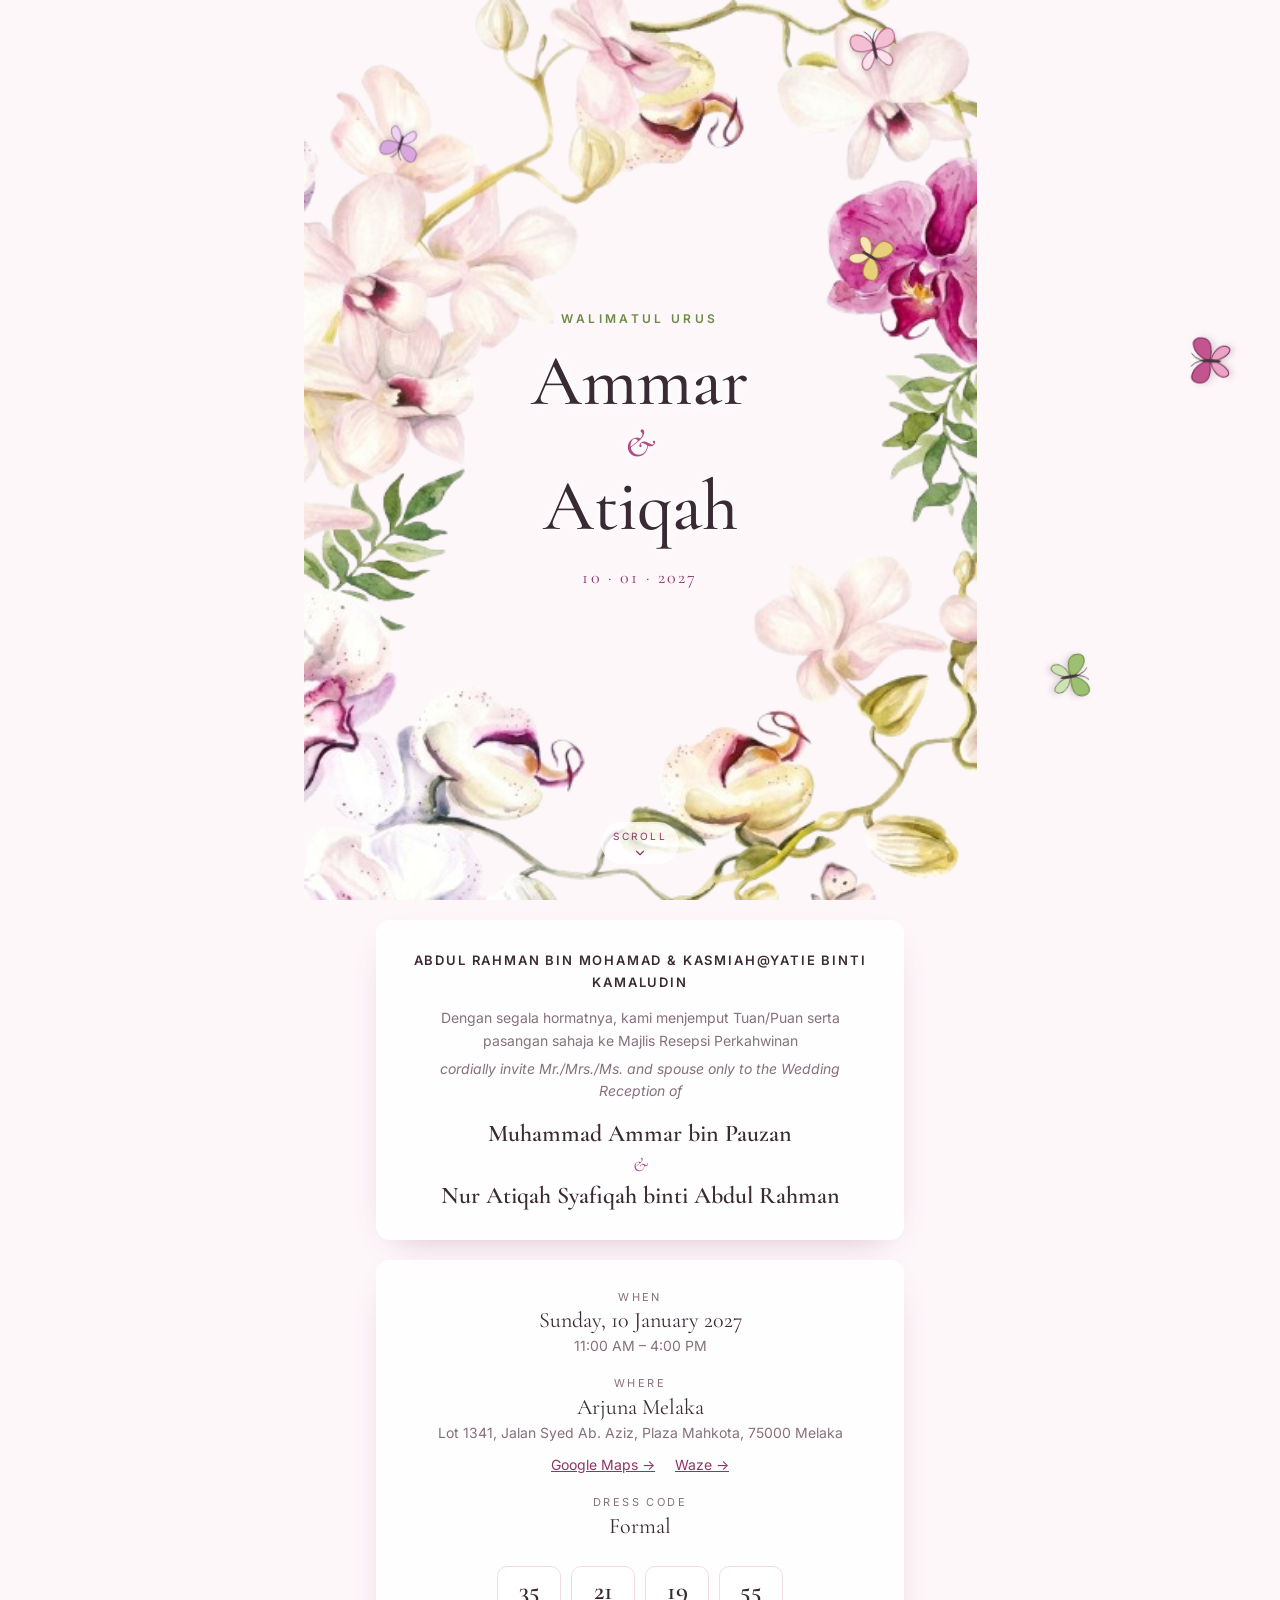
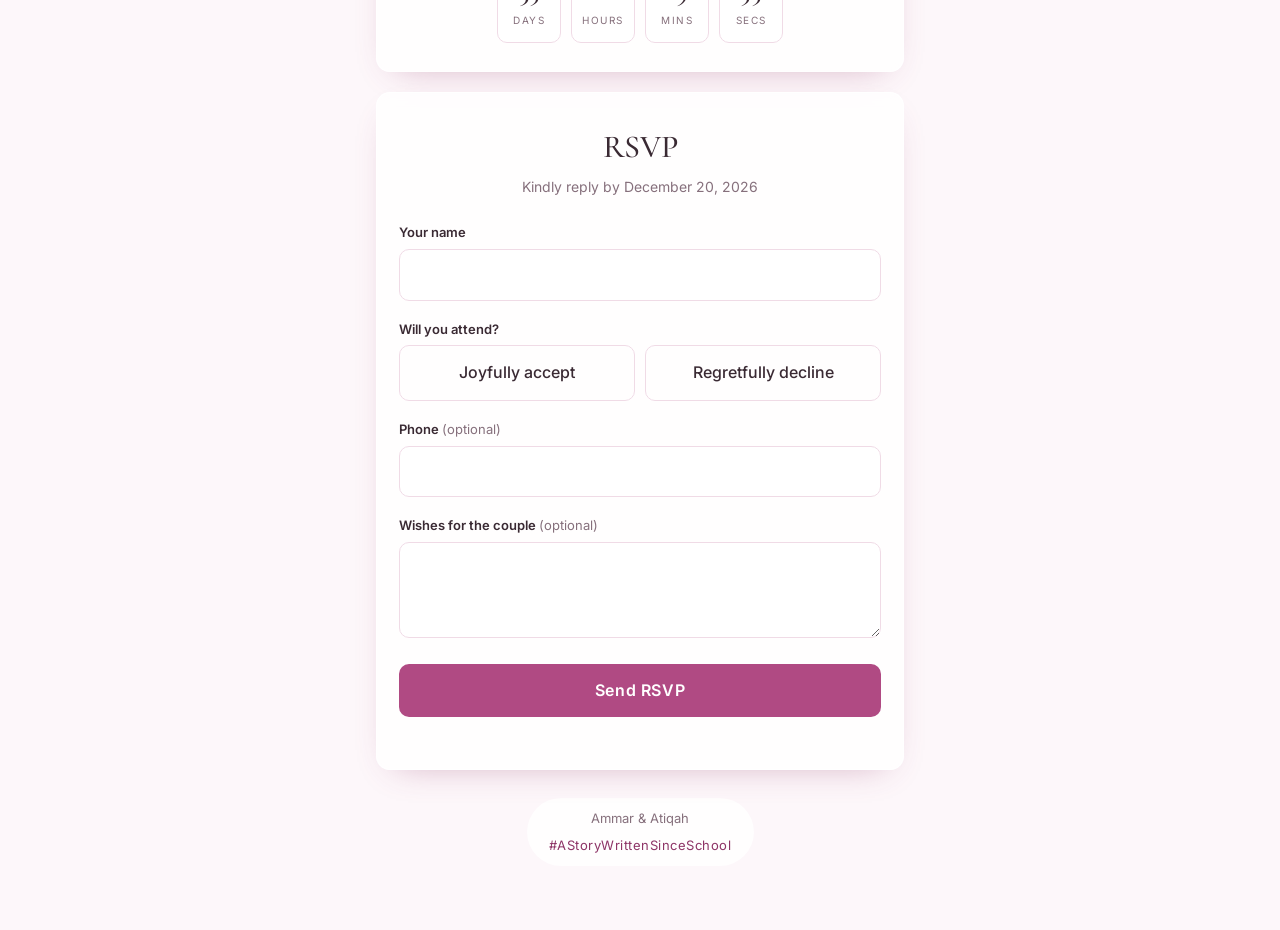
<file: index.html>
<!doctype html>
<html lang="en">
<head>
  <meta charset="utf-8">
  <meta name="viewport" content="width=device-width, initial-scale=1">
  <title>Wedding Invitation &amp; RSVP</title>
  <meta name="description" content="You're invited — please RSVP.">
  <meta name="theme-color" content="#fdf7fa">
  <link rel="preconnect" href="https://fonts.googleapis.com">
  <link rel="preconnect" href="https://fonts.gstatic.com" crossorigin>
  <link href="https://fonts.googleapis.com/css2?family=Cormorant+Garamond:ital,wght@0,500;0,600;1,500&family=Inter:wght@400;500;600&display=swap" rel="stylesheet">
  <link rel="stylesheet" href="styles.css">
  <script src="config.js"></script>
</head>
<body class="themed">
  <!-- Floral background (fixed) and butterflies -->
  <div class="floral-bg" aria-hidden="true"></div>
  <div class="butterflies" id="butterflies" aria-hidden="true"></div>

  <main class="wrap">
    <section class="hero">
      <p class="eyebrow" id="eyebrow">The wedding of</p>
      <h1 class="names">
        <span id="p1">Partner One</span>
        <span class="amp">&amp;</span>
        <span id="p2">Partner Two</span>
      </h1>
      <p class="hero-date" id="heroDate"></p>
      <p class="greeting" id="greeting"></p>
      <a class="scroll-hint" href="#invite" aria-label="Scroll to invitation">
        <span>Scroll</span>
        <svg width="14" height="14" viewBox="0 0 24 24" fill="none" stroke="currentColor" stroke-width="2" stroke-linecap="round" stroke-linejoin="round"><path d="M6 9l6 6 6-6"/></svg>
      </a>
    </section>

    <section class="panel formal hidden" id="invite">
      <p class="hosts" id="hosts"></p>
      <p class="invite-line" id="inviteLineMs"></p>
      <p class="invite-line en" id="inviteLineEn"></p>
      <p class="full-name" id="fullName1"></p>
      <p class="full-amp">&amp;</p>
      <p class="full-name" id="fullName2"></p>
    </section>

    <section class="panel details">
      <div>
        <div class="detail-label">When</div>
        <div class="detail-value" id="dateText"></div>
        <div class="detail-sub" id="timeText"></div>
      </div>
      <div>
        <div class="detail-label">Where</div>
        <div class="detail-value" id="venue"></div>
        <div class="detail-sub" id="address"></div>
        <div class="map-links">
          <a class="link-btn" id="mapsLink" target="_blank" rel="noopener">Google Maps →</a>
          <a class="link-btn" id="wazeLink" target="_blank" rel="noopener">Waze →</a>
        </div>
      </div>
      <div id="dressBlock" class="hidden">
        <div class="detail-label">Dress code</div>
        <div class="detail-value" id="dressCode"></div>
      </div>

      <div class="countdown" id="countdown" aria-label="Countdown to the wedding">
        <div><b id="cd-d">0</b><span>Days</span></div>
        <div><b id="cd-h">0</b><span>Hours</span></div>
        <div><b id="cd-m">0</b><span>Mins</span></div>
        <div><b id="cd-s">0</b><span>Secs</span></div>
      </div>
    </section>

    <!-- RSVP form -->
    <section class="card" id="rsvpCard">
      <h2>RSVP</h2>
      <p class="sub" id="deadlineText"></p>

      <div class="notice hidden" id="demoNotice">
        Demo mode: no Google Sheet is connected yet, so replies are only saved in this browser.
        Set <code>scriptUrl</code> in <code>config.js</code> to collect real replies.
      </div>

      <form id="rsvpForm" novalidate>
        <div class="field">
          <label for="name">Your name</label>
          <input type="text" id="name" name="name" autocomplete="name" maxlength="100" required>
        </div>

        <div class="field">
          <span class="label">Will you attend?</span>
          <div class="choice" role="radiogroup">
            <div>
              <input type="radio" id="att-yes" name="attending" value="Yes" required>
              <label for="att-yes">Joyfully accept</label>
            </div>
            <div>
              <input type="radio" id="att-no" name="attending" value="No">
              <label for="att-no">Regretfully decline</label>
            </div>
          </div>
        </div>

        <div class="field hidden" id="guestsField">
          <span class="label">How many pax?</span>
          <div class="choice pax" role="radiogroup">
            <div>
              <input type="radio" id="pax-1" name="guests" value="1">
              <label for="pax-1"><b>1 Pax</b><small>Saya seorang · Just me</small></label>
            </div>
            <div>
              <input type="radio" id="pax-2" name="guests" value="2">
              <label for="pax-2"><b>2 Pax</b><small>Bersama pasangan · With spouse</small></label>
            </div>
          </div>
        </div>

        <div class="field">
          <label for="phone">Phone <span class="optional">(optional)</span></label>
          <input type="tel" id="phone" name="phone" autocomplete="tel" maxlength="30">
        </div>

        <div class="field">
          <label for="message">Wishes for the couple <span class="optional">(optional)</span></label>
          <textarea id="message" name="message" maxlength="500"></textarea>
        </div>

        <button class="btn" type="submit" id="submitBtn">Send RSVP</button>
        <p class="error" id="formError" role="alert"></p>
      </form>
    </section>

    <!-- Thank-you state -->
    <section class="card thanks hidden" id="thanksCard">
      <p class="big" id="thanksTitle">Thank you!</p>
      <p id="thanksText"></p>
      <button class="btn ghost" type="button" id="editBtn">Change my reply</button>
    </section>

    <footer>
      <span id="footerNames"></span>
      <div class="hashtag" id="hashtag"></div>
    </footer>
  </main>

  <script>
  (function () {
    var W = window.WEDDING || {};
    var storageKey = "rsvp:general";

    function $(id) { return document.getElementById(id); }
    function setText(id, v) { $(id).textContent = v || ""; }

    // ---------- Fill in details ----------
    setText("p1", W.partner1);
    setText("p2", W.partner2);
    setText("greeting", W.greeting);
    if (!W.greeting) $("greeting").classList.add("hidden");
    var hd = new Date(W.dateISO);
    if (!isNaN(hd)) {
      var pad = function (n) { return (n < 10 ? "0" : "") + n; };
      setText("heroDate", pad(hd.getDate()) + " · " + pad(hd.getMonth() + 1) + " · " + hd.getFullYear());
    }
    setText("dateText", W.dateText);
    setText("timeText", W.timeText);
    setText("venue", W.venue);
    setText("address", W.address);
    setText("footerNames", (W.partner1 || "") + " & " + (W.partner2 || ""));
    document.title = W.partner1 + " & " + W.partner2 + " · RSVP";
    if (W.eyebrow) setText("eyebrow", W.eyebrow);
    if (W.mapsUrl) $("mapsLink").href = W.mapsUrl; else $("mapsLink").classList.add("hidden");
    if (W.wazeUrl) $("wazeLink").href = W.wazeUrl; else $("wazeLink").classList.add("hidden");
    if (W.dressCode) { setText("dressCode", W.dressCode); $("dressBlock").classList.remove("hidden"); }
    setText("hashtag", W.hashtag);
    if (W.fullName1 && W.fullName2) {
      setText("hosts", W.hosts);
      setText("inviteLineMs", W.inviteLineMs);
      setText("inviteLineEn", W.inviteLineEn);
      setText("fullName1", W.fullName1);
      setText("fullName2", W.fullName2);
      $("invite").classList.remove("hidden");
    }

    if (W.rsvpDeadline) {
      var dl = new Date(W.rsvpDeadline + "T00:00:00");
      setText("deadlineText", "Kindly reply by " + dl.toLocaleDateString(undefined, { day: "numeric", month: "long", year: "numeric" }));
    }

    var demo = !W.scriptUrl;
    if (demo) $("demoNotice").classList.remove("hidden");

    // ---------- Countdown ----------
    var target = new Date(W.dateISO).getTime();
    function tick() {
      var diff = Math.max(0, target - Date.now());
      setText("cd-d", Math.floor(diff / 864e5));
      setText("cd-h", Math.floor(diff / 36e5) % 24);
      setText("cd-m", Math.floor(diff / 6e4) % 60);
      setText("cd-s", Math.floor(diff / 1e3) % 60);
    }
    if (isNaN(target)) $("countdown").classList.add("hidden");
    else { tick(); setInterval(tick, 1000); }

    // ---------- Form behaviour ----------
    var form = $("rsvpForm");
    function checked(name) {
      return (form.querySelector('input[name="' + name + '"]:checked') || {}).value || "";
    }
    form.addEventListener("change", function (e) {
      if (e.target.name === "attending") {
        $("guestsField").classList.toggle("hidden", e.target.value !== "Yes");
      }
    });

    function showThanks(data) {
      $("rsvpCard").classList.add("hidden");
      $("thanksCard").classList.remove("hidden");
      if (data.attending === "Yes") {
        setText("thanksTitle", "See you there!");
        setText("thanksText", "Thank you, " + data.name + ". We've noted " + data.guests + " pax for you.");
      } else {
        setText("thanksTitle", "Thank you for letting us know");
        setText("thanksText", "We'll miss you, " + data.name + ". Thank you for your kind reply.");
      }
    }

    $("editBtn").addEventListener("click", function () {
      $("thanksCard").classList.add("hidden");
      $("rsvpCard").classList.remove("hidden");
    });

    // Restore a previous reply from this device
    try {
      var saved = JSON.parse(localStorage.getItem(storageKey) || "null");
      if (saved) {
        $("name").value = saved.name || "";
        $("phone").value = saved.phone || "";
        $("message").value = saved.message || "";
        var r = document.querySelector('input[name="attending"][value="' + saved.attending + '"]');
        if (r) { r.checked = true; $("guestsField").classList.toggle("hidden", saved.attending !== "Yes"); }
        var g = document.querySelector('input[name="guests"][value="' + saved.guests + '"]');
        if (g) g.checked = true;
        showThanks(saved);
      }
    } catch (e) { /* storage unavailable */ }

    form.addEventListener("submit", function (e) {
      e.preventDefault();
      setText("formError", "");

      var attending = checked("attending");
      var pax = checked("guests");
      var data = {
        name: $("name").value.trim(),
        attending: attending,
        guests: attending === "Yes" ? pax : "0",
        phone: $("phone").value.trim(),
        message: $("message").value.trim(),
        invite: "",
        userAgent: navigator.userAgent.slice(0, 150)
      };

      if (!data.name) { setText("formError", "Please enter your name."); $("name").focus(); return; }
      if (!data.attending) { setText("formError", "Please let us know if you can attend."); return; }
      if (attending === "Yes" && !pax) { setText("formError", "Please choose 1 or 2 pax."); return; }

      var btn = $("submitBtn");
      btn.disabled = true; btn.textContent = "Sending…";

      function done() {
        try { localStorage.setItem(storageKey, JSON.stringify(data)); } catch (e) {}
        btn.disabled = false; btn.textContent = "Send RSVP";
        showThanks(data);
      }

      if (demo) { setTimeout(done, 500); return; }

      // Reading an Apps Script response cross-origin is unreliable (it redirects),
      // so we send a "simple" no-cors POST. The reply is opaque but the row is saved.
      fetch(W.scriptUrl, {
        method: "POST",
        mode: "no-cors",
        body: new URLSearchParams(data)
      }).then(done).catch(function () {
        btn.disabled = false; btn.textContent = "Send RSVP";
        setText("formError", "Couldn't send your reply. Please check your connection and try again.");
      });
    });
  })();

  // ---------- Butterflies ----------
  (function () {
    var box = document.getElementById("butterflies");
    if (!box || !window.requestAnimationFrame) return;
    if (window.matchMedia && matchMedia("(prefers-reduced-motion: reduce)").matches) return;

    // [upper wing, lower wing, edge] colours taken from the orchid artwork
    var palettes = [
      ["#c2558f", "#e9a3c5", "#7d2a57"],
      ["#f3bfd5", "#fbe1ec", "#b0607f"],
      ["#d8a7df", "#efd3f2", "#8a5a93"],
      ["#e8cf7c", "#f5e6b3", "#9a7d33"],
      ["#9cbf72", "#cfe2b6", "#5d7d3a"]
    ];

    function svg(p) {
      return '<svg viewBox="-20 -20 40 40" width="100%" height="100%">' +
        '<g class="wings">' +
          '<path d="M0,-2 C-4,-15 -19,-19 -17,-6 C-16,0 -7,1 0,-1Z" fill="' + p[0] + '" stroke="' + p[2] + '" stroke-width=".8"/>' +
          '<path d="M0,0 C-8,1 -14,8 -11,13 C-8,17 -2,10 0,2Z" fill="' + p[1] + '" stroke="' + p[2] + '" stroke-width=".8"/>' +
          '<g transform="scale(-1,1)">' +
            '<path d="M0,-2 C-4,-15 -19,-19 -17,-6 C-16,0 -7,1 0,-1Z" fill="' + p[0] + '" stroke="' + p[2] + '" stroke-width=".8"/>' +
            '<path d="M0,0 C-8,1 -14,8 -11,13 C-8,17 -2,10 0,2Z" fill="' + p[1] + '" stroke="' + p[2] + '" stroke-width=".8"/>' +
          '</g>' +
        '</g>' +
        '<ellipse cx="0" cy="0" rx="1.3" ry="8" fill="#4a3340"/>' +
        '<path d="M0,-7 Q-2,-13 -5,-15 M0,-7 Q2,-13 5,-15" stroke="#4a3340" stroke-width=".7" fill="none"/>' +
        '</svg>';
    }

    var W = window.innerWidth, H = window.innerHeight;
    window.addEventListener("resize", function () { W = window.innerWidth; H = window.innerHeight; });

    var count = W < 600 ? 4 : 6;
    var flies = [];
    for (var i = 0; i < count; i++) {
      var el = document.createElement("div");
      el.className = "bfly";
      el.innerHTML = svg(palettes[i % palettes.length]);
      el.style.animationDelay = (Math.random() * -2).toFixed(2) + "s";
      el.firstChild.firstChild.style.animationDuration = (0.22 + Math.random() * 0.12).toFixed(2) + "s";
      box.appendChild(el);
      flies.push({
        el: el,
        x: Math.random() * W,
        y: Math.random() * H,
        a: Math.random() * Math.PI * 2,
        v: 0.5 + Math.random() * 0.6,
        t: Math.random() * 1000,
        p: Math.random() * 10,
        s: 0.7 + Math.random() * 0.5
      });
    }

    var last = performance.now();
    function frame(now) {
      var dt = Math.min(50, now - last) / 16.67;
      last = now;
      for (var i = 0; i < flies.length; i++) {
        var b = flies[i];
        b.t += dt;
        // gentle wandering turn
        b.a += (Math.sin(b.t * 0.015 + b.p) * 0.025 + (Math.random() - 0.5) * 0.04) * dt;
        b.x += Math.cos(b.a) * b.v * dt;
        b.y += (Math.sin(b.a) * b.v + Math.sin(b.t * 0.12) * 0.35) * dt;
        // wrap around the screen edges
        if (b.x < -50) b.x = W + 40; else if (b.x > W + 50) b.x = -40;
        if (b.y < -50) b.y = H + 40; else if (b.y > H + 50) b.y = -40;
        var deg = b.a * 180 / Math.PI + 90;
        b.el.style.transform = "translate3d(" + b.x.toFixed(1) + "px," + b.y.toFixed(1) + "px,0) rotate(" + deg.toFixed(1) + "deg) scale(" + b.s + ")";
      }
      requestAnimationFrame(frame);
    }
    requestAnimationFrame(frame);
  })();
  </script>
</body>
</html>
</file>
<file: styles.css>
/* Colours taken from the orchid artwork: orchid pink/magenta + leaf green */
:root {
  --bg: #fdf7fa;
  --card: #ffffff;
  --ink: #3a2a33;
  --muted: #86707c;
  --accent: #b04a83;
  --accent-dark: #8e3567;
  --accent-soft: rgba(176, 74, 131, .18);
  --leaf: #6e8b47;
  --line: #f0dbe6;
  --ok: #4f7a55;
  --err: #a24a3f;
  --radius: 14px;
  --serif: "Cormorant Garamond", Georgia, serif;
  --sans: "Inter", system-ui, -apple-system, "Segoe UI", sans-serif;
}

* { box-sizing: border-box; }

html, body { margin: 0; }

body {
  background: var(--bg);
  color: var(--ink);
  font-family: var(--sans);
  font-size: 16px;
  line-height: 1.6;
  -webkit-font-smoothing: antialiased;
}

.wrap {
  max-width: 560px;
  margin: 0 auto;
  padding: 32px 16px 64px;
}

/* ---------- Hero ---------- */
.hero {
  text-align: center;
  padding: 0 0 8px;
}
.hero-date {
  font-family: var(--serif);
  font-size: 18px;
  letter-spacing: .12em;
  color: var(--accent-dark);
  margin: 18px 0 0;
}
.eyebrow {
  font-size: 12px;
  letter-spacing: .28em;
  text-transform: uppercase;
  color: var(--accent);
  margin: 0 0 16px;
}
.names {
  font-family: var(--serif);
  font-weight: 500;
  font-size: clamp(44px, 12vw, 68px);
  line-height: 1.05;
  margin: 0;
}
.names .amp {
  display: block;
  font-style: italic;
  font-size: .55em;
  color: var(--accent);
  margin: 4px 0;
}
.greeting {
  color: var(--muted);
  max-width: 400px;
  margin: 20px auto 0;
}
.divider {
  width: 56px;
  height: 1px;
  background: var(--accent);
  margin: 28px auto;
  border: 0;
}

.dear {
  font-family: var(--serif);
  font-size: 24px;
  font-style: italic;
  margin: 0 0 8px;
}

/* ---------- Formal invitation block ---------- */
.formal { text-align: center; }
.formal p { margin: 0; }
.hosts {
  font-size: 13px;
  letter-spacing: .14em;
  text-transform: uppercase;
  font-weight: 600;
  line-height: 1.7;
}
.invite-line {
  color: var(--muted);
  font-size: 14px;
  max-width: 420px;
  margin: 14px auto 0 !important;
}
.invite-line.en { font-style: italic; margin-top: 6px !important; margin-bottom: 16px !important; }
.full-name {
  font-family: var(--serif);
  font-size: 24px;
  font-weight: 600;
  line-height: 1.25;
}
.full-amp { font-family: var(--serif); font-style: italic; color: var(--accent); font-size: 20px; }

.map-links { display: flex; justify-content: center; gap: 20px; }
.hashtag { color: var(--accent-dark); margin-top: 6px; letter-spacing: .04em; }

/* ---------- Details ---------- */
.details {
  display: grid;
  gap: 12px;
  text-align: center;
}
.detail-label {
  font-size: 11px;
  letter-spacing: .22em;
  text-transform: uppercase;
  color: var(--muted);
}
.detail-value {
  font-family: var(--serif);
  font-size: 22px;
  line-height: 1.3;
}
.detail-sub { color: var(--muted); font-size: 14px; }

.countdown {
  display: flex;
  justify-content: center;
  gap: 10px;
  margin: 28px 0 8px;
}
.countdown div {
  min-width: 64px;
  padding: 10px 6px;
  border: 1px solid var(--line);
  border-radius: 10px;
  background: var(--card);
  text-align: center;
}
.countdown b {
  display: block;
  font-family: var(--serif);
  font-size: 26px;
  font-weight: 600;
  line-height: 1.1;
}
.countdown span {
  font-size: 10px;
  letter-spacing: .15em;
  text-transform: uppercase;
  color: var(--muted);
}

/* ---------- Card / form ---------- */
.card {
  background: var(--card);
  border: 1px solid var(--line);
  border-radius: var(--radius);
  padding: 28px 22px;
  margin-top: 32px;
  box-shadow: 0 10px 30px -20px rgba(142, 53, 103, .3);
}
.card h2 {
  font-family: var(--serif);
  font-weight: 500;
  font-size: 32px;
  text-align: center;
  margin: 0 0 4px;
}
.card .sub {
  text-align: center;
  color: var(--muted);
  font-size: 14px;
  margin: 0 0 24px;
}

.field { margin-bottom: 18px; }
.field > label,
.field > .label {
  display: block;
  font-size: 13px;
  font-weight: 600;
  margin-bottom: 6px;
}
.optional { font-weight: 400; color: var(--muted); }

input[type="text"],
input[type="tel"],
input[type="url"],
select,
textarea {
  width: 100%;
  font: inherit;
  color: var(--ink);
  background: #fff;
  border: 1px solid var(--line);
  border-radius: 10px;
  padding: 12px 14px;
  outline: none;
  transition: border-color .15s, box-shadow .15s;
}
input:focus, select:focus, textarea:focus {
  border-color: var(--accent);
  box-shadow: 0 0 0 3px var(--accent-soft);
}
textarea { min-height: 96px; resize: vertical; }

.choice {
  display: grid;
  grid-template-columns: 1fr 1fr;
  gap: 10px;
}
.choice input { position: absolute; opacity: 0; pointer-events: none; }
.choice label {
  display: block;
  text-align: center;
  padding: 14px 8px;
  border: 1px solid var(--line);
  border-radius: 10px;
  cursor: pointer;
  font-weight: 500;
  transition: all .15s;
}
.choice input:checked + label {
  border-color: var(--accent);
  background: var(--accent);
  color: #fff;
}
.choice input:focus-visible + label { box-shadow: 0 0 0 3px var(--accent-soft); }

.btn {
  display: inline-block;
  width: 100%;
  font: inherit;
  font-weight: 600;
  letter-spacing: .04em;
  color: #fff;
  background: var(--accent);
  border: 0;
  border-radius: 10px;
  padding: 14px 18px;
  cursor: pointer;
  text-align: center;
  text-decoration: none;
  transition: background .15s;
}
.btn:hover { background: var(--accent-dark); }
.btn:disabled { opacity: .6; cursor: wait; }
.btn.ghost {
  background: transparent;
  color: var(--accent-dark);
  border: 1px solid var(--accent);
}
.btn.ghost:hover { background: rgba(176, 74, 131, .08); }

.link-btn {
  display: inline-block;
  margin-top: 10px;
  color: var(--accent-dark);
  font-size: 14px;
}

.notice {
  font-size: 13px;
  border-radius: 10px;
  padding: 10px 12px;
  margin-bottom: 18px;
  background: #fbf3e6;
  border: 1px solid #efdcbf;
  color: #7a5a2f;
}
.error {
  color: var(--err);
  font-size: 14px;
  margin: 10px 0 0;
  min-height: 1em;
}

.thanks { text-align: center; }
.thanks .big {
  font-family: var(--serif);
  font-size: 30px;
  margin: 0 0 8px;
}
.hidden { display: none !important; }

footer {
  text-align: center;
  color: var(--muted);
  font-size: 13px;
  margin-top: 40px;
}

@media (min-width: 600px) {
  .card { padding: 36px 40px; }
}

/* ============================================================
   Floral theme (invitation page only: <body class="themed">)
   ============================================================ */
.floral-bg {
  position: fixed;
  inset: 0;
  z-index: -1;
  background: var(--bg) url("assets/floral-frame.png") center / cover no-repeat;
}
/* Wide screens: show the whole frame instead of a blown-up crop */
@media (min-aspect-ratio: 432/578) {
  .floral-bg { background-size: auto 100%; }
}

.themed .wrap { padding-top: 0; }

/* Cover screen: names sit inside the floral frame */
.themed .hero {
  min-height: 100vh;
  min-height: 100svh;
  display: flex;
  flex-direction: column;
  align-items: center;
  justify-content: center;
  padding: 0 24px;
  position: relative;
}
.themed .eyebrow { color: var(--leaf); font-weight: 600; }
.themed .names {
  font-size: clamp(46px, 13vw, 72px);
  text-shadow: 0 0 18px #fff, 0 0 6px #fff;
}
.themed .hero-date { text-shadow: 0 0 10px #fff; }

.scroll-hint {
  position: absolute;
  bottom: max(22px, 4vh);
  left: 50%;
  transform: translateX(-50%);
  display: flex;
  flex-direction: column;
  align-items: center;
  gap: 2px;
  font-size: 10px;
  letter-spacing: .25em;
  text-transform: uppercase;
  color: var(--accent-dark);
  text-decoration: none;
  background: rgba(255, 255, 255, .75);
  padding: 6px 12px 4px;
  border-radius: 999px;
  animation: bob 2s ease-in-out infinite;
}
@keyframes bob { 50% { transform: translate(-50%, 5px); } }

/* Frosted panels so text stays readable over the flowers */
.panel,
.themed .card {
  background: rgba(255, 255, 255, .8);
  -webkit-backdrop-filter: blur(6px);
  backdrop-filter: blur(6px);
  border: 1px solid rgba(255, 255, 255, .95);
  border-radius: var(--radius);
  box-shadow: 0 12px 34px -20px rgba(142, 53, 103, .45);
  padding: 28px 22px;
  margin-top: 20px;
}
.panel.details { gap: 18px; }
.themed .countdown { margin: 8px 0 0; }
.themed .countdown div { background: rgba(255, 255, 255, .9); }

.themed footer {
  width: fit-content;
  margin: 28px auto 0;
  padding: 10px 22px;
  border-radius: 999px;
  background: rgba(255, 255, 255, .8);
}

/* 1 Pax / 2 Pax buttons */
.choice.pax label b { display: block; font-size: 17px; font-weight: 600; }
.choice.pax label small { display: block; font-size: 11px; opacity: .8; margin-top: 2px; }

/* ---------- Butterflies ---------- */
.butterflies {
  position: fixed;
  inset: 0;
  z-index: 5;
  pointer-events: none;
  overflow: hidden;
}
.bfly {
  position: absolute;
  left: -20px;
  top: -20px;
  width: 46px;
  height: 46px;
  will-change: transform;
  filter: drop-shadow(0 3px 3px rgba(80, 30, 60, .18));
}
.bfly .wings {
  transform-box: view-box;
  transform-origin: 50% 50%;
  animation: flap .28s ease-in-out infinite alternate;
}
@keyframes flap {
  from { transform: scaleX(1); }
  to { transform: scaleX(.2); }
}
@media (prefers-reduced-motion: reduce) {
  .butterflies { display: none; }
  .scroll-hint { animation: none; }
}
</file>
